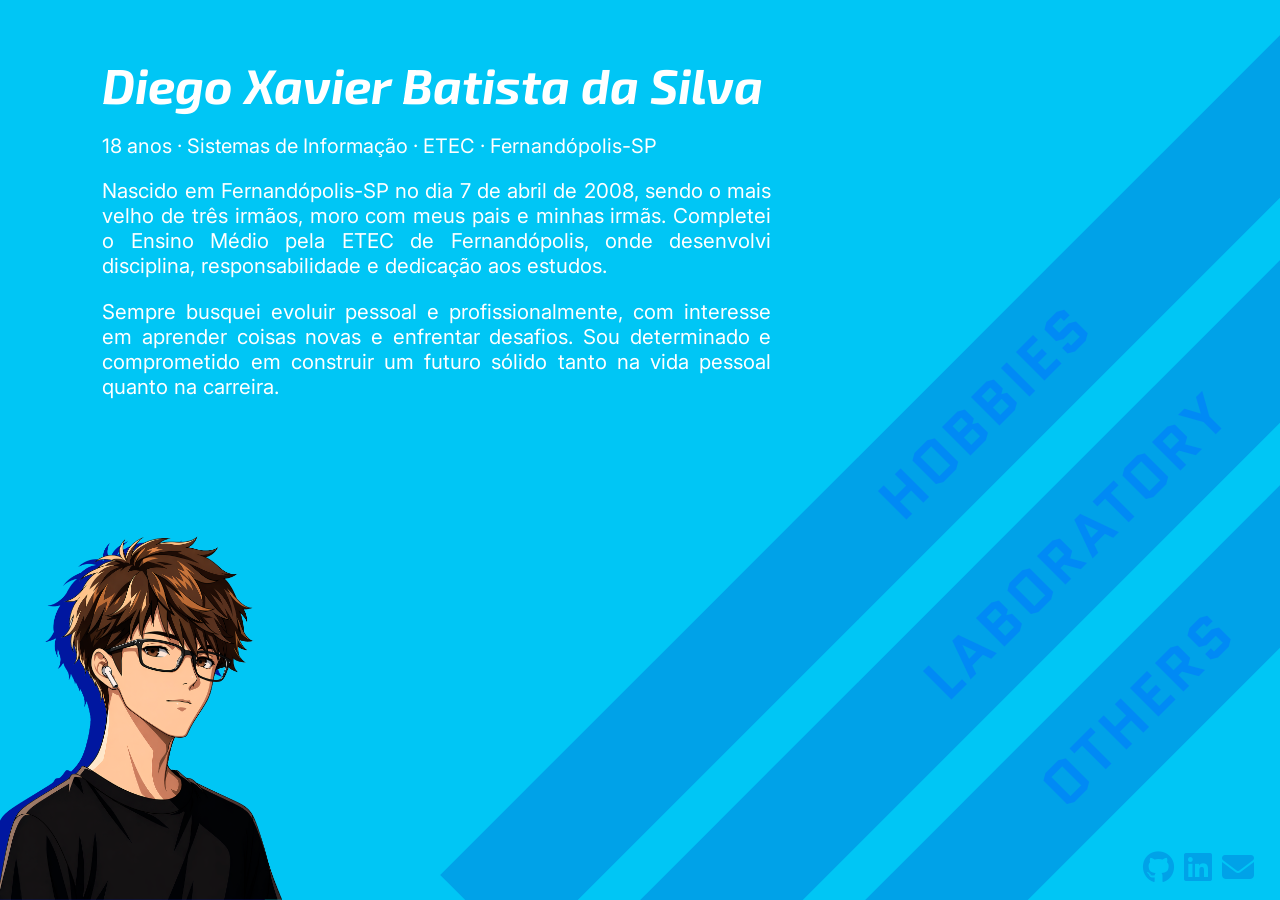
<file: index.html>
<!DOCTYPE html>
<html lang="en">

<head>
    <meta charset="UTF-8">
    <meta name="viewport" content="width=device-width, initial-scale=1.0, maximum-scale=1.0, user-scalable=no">
    <title>Home</title>
    <link rel="stylesheet" href="https://cdnjs.cloudflare.com/ajax/libs/font-awesome/6.5.0/css/all.min.css">
    <link rel="stylesheet" href="style.css">
    <link rel="shortcut icon" href="image/home.png" type="image/x-icon">
</head>

<body class="home-body">
    <div class="home-foto">
        <img src="image/avatar.png" alt="Perfil">
    </div>
    <div class="home-conteudo">
        <h1>Diego Xavier Batista da Silva</h1>
        <p style="font-size: 20px;">
            18 anos · Sistemas de Informação · ETEC · Fernandópolis-SP
        </p>
        <p>Nascido em Fernandópolis-SP no dia 7 de abril de 2008, sendo
            o mais velho de três
            irmãos, moro com meus pais
            e
            minhas irmãs. Completei o Ensino Médio pela ETEC de Fernandópolis, onde desenvolvi disciplina,
            responsabilidade e
            dedicação aos estudos.
        </p>
        <p>Sempre busquei evoluir pessoal e profissionalmente, com
            interesse em aprender
            coisas novas e enfrentar
            desafios.
            Sou determinado e comprometido em construir um futuro sólido tanto na vida pessoal quanto na carreira.
        </p>
    </div>
    <a href="hobbies.html" class="home-button home-b1">
        <span class="home-lis1">HOBBIES</span>
    </a>
    <a href="lab.html" class="home-button home-b2">
        <span class="home-lis2">LABORATORY</span>
    </a>
    <a href="outros.html" class="home-button home-b3">
        <span class="home-lis3">OTHERS</span>
    </a>
    <div class="home-sidebar">
        <a href="https://github.com/SyZS2" target="_blank">
            <i class="fab fa-github"></i>
        </a>
        <a href="https://www.linkedin.com/in/diego-xavier-54a405206/" target="_blank">
            <i class="fab fa-linkedin"></i>
        </a>
        <a href="mailto:xavierdiego932@gmail.com">
            <i class="fas fa-envelope"></i>
        </a>
    </div>
</body>

</html>
</file>
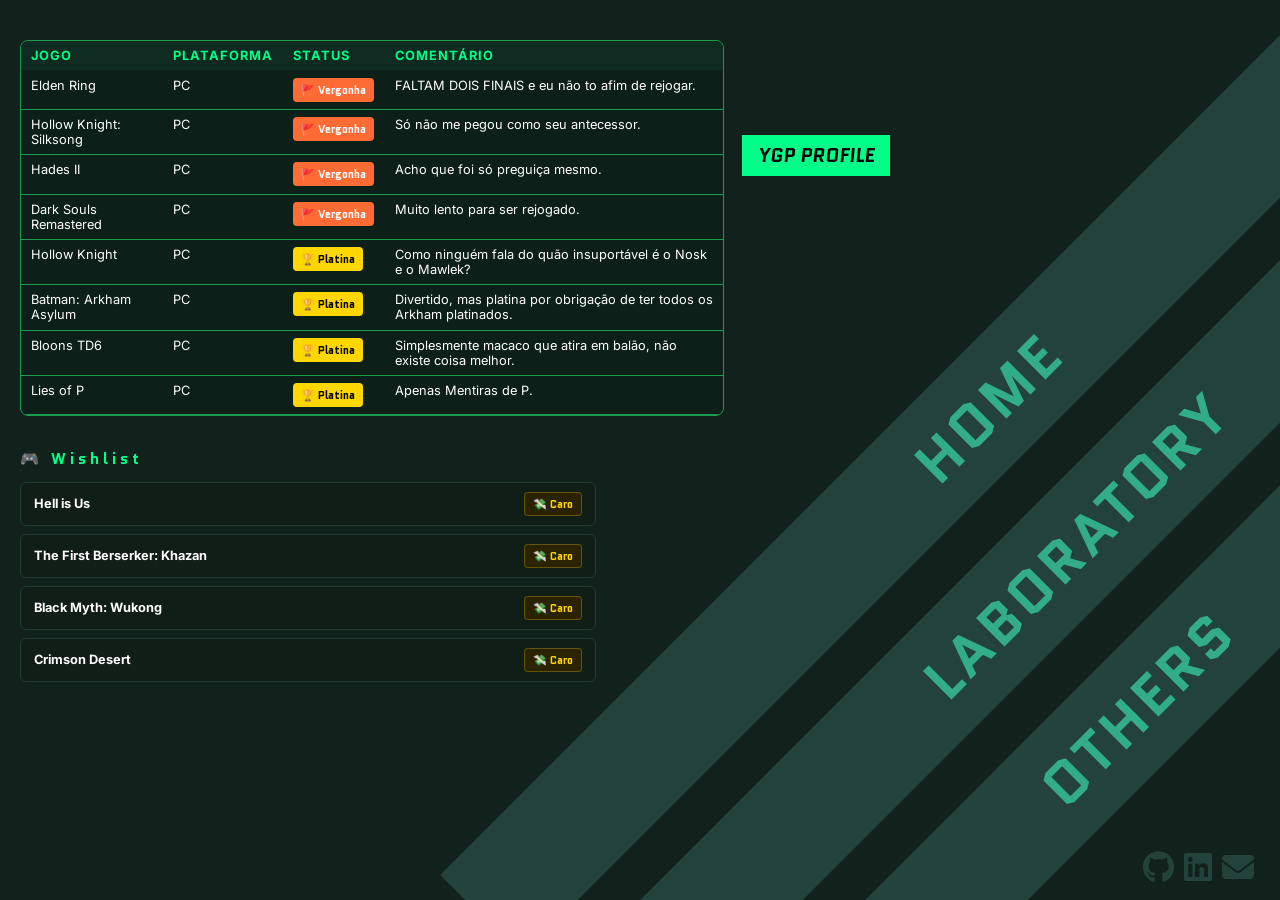
<file: hobbies.html>
<!DOCTYPE html>
<html lang="en">

<head>
    <meta charset="UTF-8">
    <meta name="viewport" content="width=device-width, initial-scale=1.0, maximum-scale=1.0, user-scalable=no">
    <title>Hobbies</title>
    <link rel="stylesheet" href="https://cdnjs.cloudflare.com/ajax/libs/font-awesome/6.5.0/css/all.min.css">
    <link rel="stylesheet" href="style.css">
    <link rel="shortcut icon" href="image/darkhour.png" type="image/x-icon">
</head>

<body class="dh-body">
    <div class="dh-conteudo">
        <div class="dh-container-hobbies">
            <table class="dh-tabela-jogos">
                <thead>
                    <tr>
                        <th>Jogo</th>
                        <th>Plataforma</th>
                        <th>Status</th>
                        <th>Comentário</th>
                    </tr>
                </thead>
                <tbody>
                    <tr class="dh-status-vergonha">
                        <td>Elden Ring</td>
                        <td>PC</td>
                        <td><span class="dh-badge">🚩 Vergonha</span></td>
                        <td>FALTAM DOIS FINAIS e eu não to afim de rejogar.</td>
                    </tr>
                    <tr class="dh-status-vergonha">
                        <td>Hollow Knight: Silksong</td>
                        <td>PC</td>
                        <td><span class="dh-badge">🚩 Vergonha</span></td>
                        <td>Só não me pegou como seu antecessor.</td>
                    </tr>
                    <tr class="dh-status-vergonha">
                        <td>Hades II</td>
                        <td>PC</td>
                        <td><span class="dh-badge">🚩 Vergonha</span></td>
                        <td>Acho que foi só preguiça mesmo.</td>
                    </tr>
                    <tr class="dh-status-vergonha">
                        <td>Dark Souls Remastered</td>
                        <td>PC</td>
                        <td><span class="dh-badge">🚩 Vergonha</span></td>
                        <td>Muito lento para ser rejogado.</td>
                    </tr>
                    <tr class="dh-status-platina">
                        <td>Hollow Knight</td>
                        <td>PC</td>
                        <td><span class="dh-badge">🏆 Platina</span></td>
                        <td>Como ninguém fala do quão insuportável é o Nosk e o Mawlek?</td>
                    </tr>
                    <tr class="dh-status-platina">
                        <td>Batman: Arkham Asylum</td>
                        <td>PC</td>
                        <td><span class="dh-badge">🏆 Platina</span></td>
                        <td>Divertido, mas platina por obrigação de ter todos os Arkham platinados.</td>
                    </tr>
                    <tr class="dh-status-platina">
                        <td>Bloons TD6</td>
                        <td>PC</td>
                        <td><span class="dh-badge">🏆 Platina</span></td>
                        <td>Simplesmente macaco que atira em balão, não existe coisa melhor.</td>
                    </tr>
                    <tr class="dh-status-platina">
                        <td>Lies of P</td>
                        <td>PC</td>
                        <td><span class="dh-badge">🏆 Platina</span></td>
                        <td>Apenas Mentiras de P.</td>
                    </tr>
                </tbody>
            </table>
        </div>
        <div class="dh-wishlist">
            <h2 class="dh-wishlist-titulo">
                <span>🎮</span>
                Wishlist
            </h2>
            <div class="dh-wishlist-grid">
                <div class="dh-wishlist-bloco">
                    <div class="dh-wishlist-card">
                        <div class="dh-wishlist-info"><b>Hell is Us</b></div>
                        <span class="dh-wishlist-tag">💸 Caro</span>
                    </div>
                </div>
                <div class="dh-wishlist-bloco">
                    <div class="dh-wishlist-card">
                        <div class="dh-wishlist-info"><b>The First Berserker: Khazan</b></div>
                        <span class="dh-wishlist-tag">💸 Caro</span>
                    </div>
                </div>
                <div class="dh-wishlist-bloco">
                    <div class="dh-wishlist-card">
                        <div class="dh-wishlist-info"><b>Black Myth: Wukong</b></div>
                        <span class="dh-wishlist-tag">💸 Caro</span>
                    </div>
                </div>
                <div class="dh-wishlist-bloco">
                    <div class="dh-wishlist-card">
                        <div class="dh-wishlist-info"><b>Crimson Desert</b></div>
                        <span class="dh-wishlist-tag">💸 Caro</span>
                    </div>
                </div>
            </div>
        </div>
        <a href="https://yourgamerprofile.com/Signum" target="_blank" class="dh-YGP-link">
            YGP PROFILE
        </a>
    </div>
    <a href="index.html" class="dh-button dh-b1 dh-button-especial">
        <span class="dh-lis1">HOME</span>
    </a>
    <a href="lab.html" class="dh-button dh-b2">
        <span class="dh-lis2">LABORATORY</span>
    </a>
    <a href="outros.html" class="dh-button dh-b3">
        <span class="dh-lis3">OTHERS</span>
    </a>
    <div class="dh-sidebar">
        <a href="https://github.com/SyZS2" target="_blank"><i class="fab fa-github"></i></a>
        <a href="https://www.linkedin.com/in/diego-xavier-54a405206/" target="_blank"><i class="fab fa-linkedin"></i></a>
        <a href="mailto:xavierdiego932@gmail.com" target="_blank"><i class="fas fa-envelope"></i></a>
    </div>
</body>

</html>
</file>
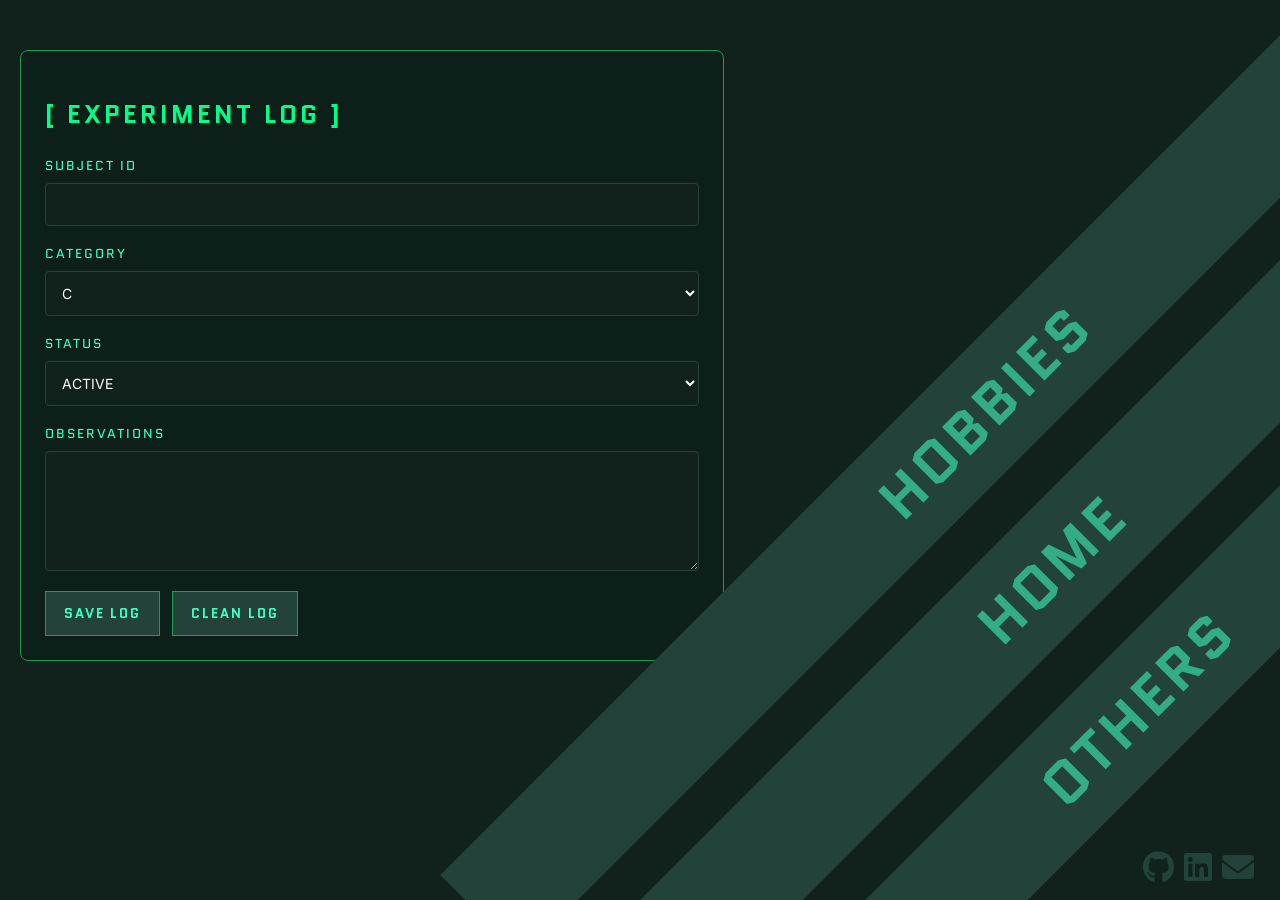
<file: lab.html>
<!DOCTYPE html>
<html lang="en">

<head>
    <meta charset="UTF-8">
    <meta name="viewport" content="width=device-width, initial-scale=1.0, maximum-scale=1.0, user-scalable=no">
    <title>Conhecimento</title>
    <link rel="stylesheet" href="https://cdnjs.cloudflare.com/ajax/libs/font-awesome/6.5.0/css/all.min.css">
    <link rel="stylesheet" href="style.css">
    <link rel="shortcut icon" href="image/darkhour.png" type="image/x-icon">
</head>
<body class="dh-body">
    <div class="dh-conteudo">
        <form class="dh-experiment-log">

    <h2 class="dh-log-title">[ EXPERIMENT LOG ]</h2>
    <div class="dh-log-group">
        <label>SUBJECT ID</label>
        <input type="text" required>
    </div>
    <div class="dh-log-group">
        <label>CATEGORY</label>

        <select>
            <option>C</option>
            <option>JAVA</option>
            <option>HTML</option>
            <option>DESIGN</option>
            <option>CONCEPT</option>
        </select>
    </div>
    <div class="dh-log-group">
        <label>STATUS</label>
        <select>
            <option>ACTIVE</option>
            <option>ARCHIVED</option>
            <option>FAILED</option>
            <option>COMPLETE</option>
        </select>
    </div>
    <div class="dh-log-group">
        <label>OBSERVATIONS</label>
        <textarea required></textarea>
    </div>
    <div class="dh-log-buttons">
        <button type="submit">SAVE LOG</button>
        <button type="reset">CLEAN LOG</button>
    </div>
</form>
</div>
    </div>
    <a href="hobbies.html" class="dh-button dh-b1">
        <span class="dh-lis1c">HOBBIES</span>
    </a>
    <a href="index.html" class="dh-button dh-b2 dh-button-especial">
        <span class="dh-lis2c">HOME</span>
    </a>
    <a href="outros.html" class="dh-button dh-b3">
        <span class="dh-lis3">OTHERS</span>
    </a>
    <div class="dh-sidebar">
        <a href="https://github.com/SyZS2" target="_blank"><i class="fab fa-github"></i></a>
        <a href="https://www.linkedin.com/in/diego-xavier-54a405206/" target="_blank"><i class="fab fa-linkedin"></i></a>
        <a href="mailto:xavierdiego932@gmail.com" target="_blank"><i class="fas fa-envelope"></i></a>
    </div>
</body>

</html>
</file>
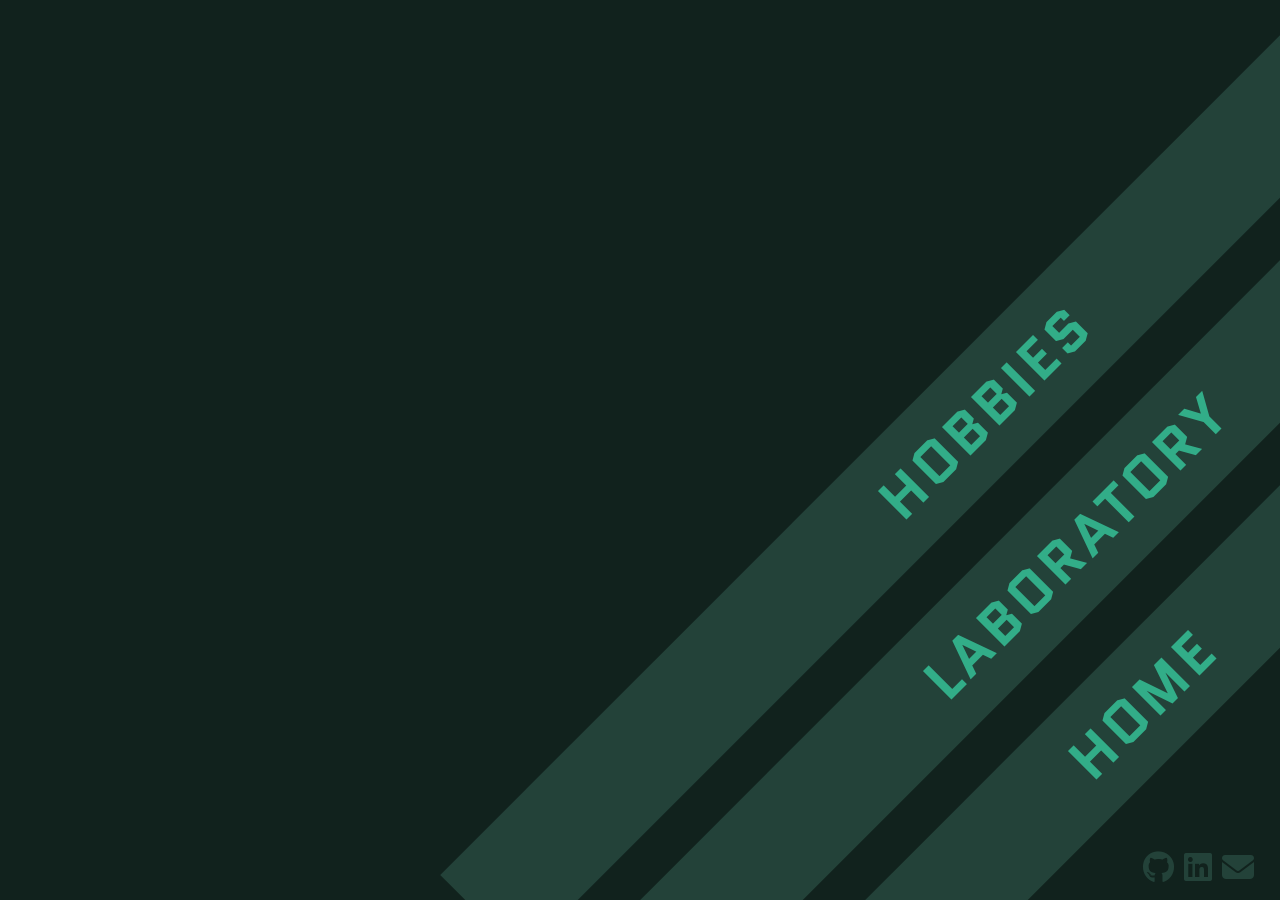
<file: outros.html>
<!DOCTYPE html>
<html lang="en">

<head>
    <meta charset="UTF-8">
    <meta name="viewport" content="width=device-width, initial-scale=1.0, maximum-scale=1.0, user-scalable=no">
    <title>Outros</title>
    <link rel="stylesheet" href="https://cdnjs.cloudflare.com/ajax/libs/font-awesome/6.5.0/css/all.min.css">
    <link rel="stylesheet" href="style.css">
    <link rel="shortcut icon" href="image/darkhour.png" type="image/x-icon">
</head>

<body class="dh-body">
    <div class="dh-conteudo"></div>
    <a href="hobbies.html" class="dh-button dh-b1">
        <span class="dh-lis1o">HOBBIES</span>
    </a>
    <a href="lab.html" class="dh-button dh-b2">
        <span class="dh-lis2">LABORATORY</span>
    </a>
    <a href="index.html" class="dh-button dh-b3 dh-button-especial">
        <span class="dh-lis3o">HOME</span>
    </a>
    <div class="dh-sidebar">
        <a href="https://github.com/SyZS2" target="_blank"><i class="fab fa-github"></i></a>
        <a href="https://www.linkedin.com/in/diego-xavier-54a405206/" target="_blank"><i class="fab fa-linkedin"></i></a>
        <a href="mailto:xavierdiego932@gmail.com" target="_blank"><i class="fas fa-envelope"></i></a>
    </div>
</body>
</html>
</file>
<file: style.css>
@import url("https://fonts.googleapis.com/css2?family=Exo+2:ital,wght@0,100..900;1,100..900&family=Inter:ital,opsz,wght@0,14..32,100..900;1,14..32,100..900&family=Quantico:ital,wght@0,400;0,700;1,400;1,700&display=swap");

*,
*::before,
*::after {
  box-sizing: border-box;
}

/* ============================================================
   HOME — DAY TIME THEME
   ============================================================ */

.home-body {
  background: #00c6f5;
  overflow: hidden;
  height: 100vh;
  margin: 0;
}

.home-body::before {
  content: "";
  position: fixed;
  top: 0;
  left: 0;
  width: 100%;
  height: 120%;
  z-index: -1;
  background-image: url('https://static.wikia.nocookie.net/megamitensei/images/f/fd/Jack_Frost_%28Trading_Card_Art%29.png/revision/latest?cb=20240509024616');
  background-repeat: no-repeat;
  background-position: right;
  background-size: contain;
  filter: brightness(0) saturate(100%) invert(49%) sepia(95%) saturate(2902%) hue-rotate(160deg) brightness(90%) contrast(190%);
}

.home-body h1 {
  font-style: italic;
  font-family: "Exo 2", sans-serif;
}

.home-body span {
  font-family: "Quantico", sans-serif;
}

.home-body p {
  font-family: "Inter", sans-serif;
  margin-right: 5%;
  text-align: justify;
  font-size: clamp(13px, 1.6vw, 26px);
}

.home-conteudo {
  position: absolute;
  left: 8%;
  top: 5%;
  color: white;
  max-width: 55%;
}

.home-conteudo h1 {
  font-size: clamp(22px, 3.8vw, 52px);
  margin: 10px 0;
}

.home-button {
  position: fixed;
  width: 120vw;
  height: clamp(48px, 9vw, 150px);
  left: 20vw;
  transform: rotate(-45deg);
  display: flex;
  align-items: center;
  padding-left: clamp(20px, 4vw, 60px);
  letter-spacing: clamp(1px, 0.3vw, 4px);
  color: #0077ff91;
  text-decoration: none;
  font-size: clamp(14px, 4.5vw, 70px);
  font-weight: 700;
  transition: 0.3s;
  overflow: visible;
  z-index: 5;
}

.home-b1,
.home-b2,
.home-b3 {
  background: #00a2e8;
}

.home-b1 {
  top: 35vh;
}

.home-b2 {
  top: 60vh;
}

.home-b3 {
  top: 85vh;
}

.home-button:hover {
  transform: rotate(-45deg) scale(1.1);
  filter: brightness(1.1);
  color: #3dffc591;
}

.home-lis1 {
  margin-left: 41vw;
}

.home-lis2 {
  margin-left: 46vw;
}

.home-lis3 {
  margin-left: 59vw;
}

.home-foto {
  position: absolute;
  left: 0%;
  bottom: 0px;

}

.home-foto img {
  width: clamp(120px, 22vw, 450px);
  height: auto;
  display: block;
}

.home-sidebar {
  position: fixed;
  bottom: clamp(6px, 1.5vh, 20px);
  right: clamp(10px, 2vw, 30px);
  display: flex;
  gap: clamp(6px, 0.8vw, 12px);
  z-index: 10;
}

.home-sidebar a {
  color: #00a2e8;
  font-size: clamp(18px, 2.5vw, 38px);
  text-decoration: none;
  transition: 0.3s;
}

.home-sidebar a:hover {
  color: #ffffff;
  transform: translateY(-6px);
}

/* ============================================================
   HOME — DARK HOUR THEME
   ============================================================ */

.dh-body {
  background-color: #11221d;
  margin: 0;
  overflow-x: hidden;
  min-height: 100vh;
}

.dh-body::before {
  content: "";
  position: fixed;
  top: -5%;
  left: 0;
  width: 105%;
  height: 120%;
  z-index: -1;
  background-image: url('https://static.wikia.nocookie.net/megamitensei/images/f/f4/4%29Thanatos.png/revision/latest?cb=20231221105311');
  background-repeat: no-repeat;
  background-position: right;
  background-size: contain;
  filter: brightness(0) saturate(100%) invert(32%) sepia(5%) saturate(1565%) hue-rotate(112deg) brightness(99%) contrast(170%);
}

.dh-body h1 {
  font-style: italic;
  font-family: "Exo 2", sans-serif;
}

.dh-body span {
  font-family: "Quantico", sans-serif;
}

.dh-body p {
  font-family: "Inter", sans-serif;
  margin-right: 50%;
  text-align: justify;
  font-size: clamp(12px, 1.3vw, 20px);
}

.dh-conteudo {
  padding: 20px 20px 20px 20px;
  color: white;
  max-width: 65%;
}

.dh-conteudo h1 {
  font-size: clamp(18px, 3vw, 42px);
  margin: 10px 0;
}

.dh-button {
  position: fixed;
  width: 120vw;
  height: clamp(48px, 9vw, 150px);
  left: 20vw;
  transform: rotate(-45deg);
  display: flex;
  align-items: center;
  padding-left: clamp(20px, 4vw, 60px);
  letter-spacing: clamp(1px, 0.3vw, 4px);
  color: #3dffc591;
  text-decoration: none;
  font-size: clamp(14px, 4.5vw, 70px);
  font-weight: 700;
  transition: 0.3s;
  overflow: visible;
  z-index: 5;
}

.dh-b1,
.dh-b2,
.dh-b3 {
  background: #234239;
}

.dh-b1 {
  top: 35vh;
}

.dh-b2 {
  top: 60vh;
}

.dh-b3 {
  top: 85vh;
}

.dh-button:hover {
  transform: rotate(-45deg) scale(1.1);
  filter: brightness(1.1);
}

.dh-button-especial:hover {
  color: #0077ff91;
}

.dh-lis1 {
  margin-left: 45vw;
}

.dh-lis1c {
  margin-left: 41vw;
}

.dh-lis1o {
  margin-left: 41vw;
}

.dh-lis2 {
  margin-left: 46vw;
}

.dh-lis2c {
  margin-left: 52vw;
}

.dh-lis3 {
  margin-left: 59vw;
}

.dh-lis3o {
  margin-left: 62vw;
}

.dh-sidebar {
  position: fixed;
  bottom: clamp(6px, 1.5vh, 20px);
  right: clamp(10px, 2vw, 30px);
  display: flex;
  gap: clamp(6px, 0.8vw, 12px);
  z-index: 10;
}

.dh-sidebar a {
  color: #234239;
  font-size: clamp(18px, 2.5vw, 38px);
  text-decoration: none;
  transition: 0.3s;
}

.dh-sidebar a:hover {
  color: #ffffff;
  transform: translateY(-6px);
}

.dh-container-hobbies {
  width: clamp(280px, 55vw, 1000px);
  max-width: 100%;
  margin: 20px 0;
  background: #0d1f19;
  border-radius: 8px;
  border: 1px solid #1b9c51;
  overflow-x: auto;
  -webkit-overflow-scrolling: touch;
}

.dh-tabela-jogos {
  width: 100%;
  min-width: 500px;
  border-collapse: collapse;
  color: #ffffff;
  font-family: "Inter", sans-serif;
  font-size: clamp(11px, 1vw, 14px);
}

.dh-tabela-jogos th {
  background-color: #0d2b20;
  color: #00ff88;
  text-align: left;
  padding: clamp(6px, 0.8vh, 12px) clamp(8px, 0.8vw, 14px);
  text-transform: uppercase;
  letter-spacing: 1px;
  white-space: nowrap;
  position: sticky;
  top: 0;
}

.dh-tabela-jogos td {
  padding: clamp(6px, 0.8vh, 12px) clamp(8px, 0.8vw, 14px);
  border-bottom: 1px solid #1b9c51;
  vertical-align: top;
}

.dh-tabela-jogos tr:hover {
  background-color: #1d4638;
}

.dh-badge {
  padding: 4px 8px;
  border-radius: 4px;
  font-size: clamp(10px, 0.85vw, 12px);
  font-weight: 700;
  white-space: nowrap;
  display: inline-block;
}

.dh-status-platina .dh-badge {
  background-color: #ffd700;
  color: #000000;
}

.dh-status-vergonha .dh-badge {
  background-color: #ff6b35;
  color: #ffffff;
}

.dh-YGP-link {
  position: fixed;
  background: #00ff88;
  color: #000000;
  text-decoration: none;
  font-family: "Quantico", sans-serif;
  font-weight: 900;
  font-style: italic;
  padding: clamp(6px, 0.8vh, 10px) clamp(10px, 1.2vw, 20px);
  transition: 0.2s;
  font-size: clamp(14px, 1.5vw, 24px);
  top: 15%;
  left: 58%;
  z-index: 6;
  white-space: nowrap;
}

.dh-YGP-link:hover {
  background: #fff;
}

.dh-wishlist {
  width: clamp(240px, 45vw, 800px);
  max-width: 100%;
  margin: 24px 0;
}

.dh-wishlist-titulo {
  font-family: "Quantico", sans-serif;
  color: #00ff88;
  font-size: clamp(12px, 1.2vw, 18px);
  letter-spacing: 4px;
  margin: clamp(20px, 3.5vh, 52px) 0 12px 0;
  display: flex;
  align-items: center;
  gap: 8px;
}

.dh-wishlist-grid {
  display: flex;
  flex-direction: column;
  gap: 8px;
}

.dh-wishlist-bloco {
  background: #111e18;
  border: 1px solid #1e3d30;
  border-radius: 6px;
  padding: clamp(8px, 1vh, 14px) clamp(10px, 1vw, 18px);
  transition: 0.2s;
  cursor: default;
}

.dh-wishlist-bloco:hover {
  background: #1d4638;
  border-color: #00ff8855;
  transform: translateX(4px);
}

.dh-wishlist-card {
  display: flex;
  align-items: center;
  gap: 16px;
}

.dh-wishlist-info {
  display: flex;
  flex-direction: column;
  gap: 2px;
  flex: 1;
  min-width: 0;
}

.dh-wishlist-info b {
  color: #ffffff;
  font-family: "Inter", sans-serif;
  font-size: clamp(12px, 1vw, 14px);
}

.dh-wishlist-tag {
  font-family: "Quantico", sans-serif;
  font-size: clamp(10px, 0.85vw, 12px);
  font-weight: 700;
  padding: 3px 8px;
  border-radius: 4px;
  background: #2a2200;
  color: #ffd700;
  border: 1px solid #ffd70044;
  white-space: nowrap;
}

@media (min-width: 701px) and (max-width: 1024px) {

  .home-conteudo {
    max-width: 50%;
    left: 5%;
  }

  .home-body p {
    margin-right: 40%;
    font-size: clamp(13px, 1.8vw, 22px);
  }

  .dh-conteudo {
    max-width: 55%;
  }

  .dh-body p {
    margin-right: 45%;
    font-size: clamp(12px, 1.5vw, 18px);
  }

  .dh-YGP-link {
    left: 55%;
    top: 12%;
    font-size: clamp(14px, 1.8vw, 22px);
  }

  .home-button {
    font-size: clamp(12px, 3.5vw, 50px);
    height: clamp(40px, 7vw, 100px);
  }

  .dh-button {
    font-size: clamp(12px, 3.5vw, 50px);
    height: clamp(40px, 7vw, 100px);
  }
}

.dh-experiment-log {
  width: clamp(280px, 55vw, 900px);
  max-width: 100%;
  background: #0d1f19;
  border: 1px solid #1b9c51;
  border-radius: 8px;
  padding: 24px;
  margin-top: 30px;
  font-family: "Inter", sans-serif;
}

.dh-log-title {
  color: #00ff88;
  font-family: "Quantico", sans-serif;
  font-size: clamp(18px, 2vw, 28px);
  letter-spacing: 3px;
  margin-bottom: 24px;
}

.dh-log-group {
  display: flex;
  flex-direction: column;
  margin-bottom: 18px;
}

.dh-log-group label {
  color: #3dffc5;
  font-size: 13px;
  letter-spacing: 2px;
  margin-bottom: 8px;
  font-family: "Quantico", sans-serif;
}

.dh-log-group input,
.dh-log-group select,
.dh-log-group textarea {
  width: 100%;
  background: #11221d;
  border: 1px solid #234239;
  color: white;
  padding: 12px;
  border-radius: 4px;
  font-size: 14px;
  font-family: "Inter", sans-serif;
  outline: none;
  transition: 0.2s;
}

.dh-log-group textarea {
  resize: vertical;
  min-height: 120px;
}

.dh-log-group input:focus,
.dh-log-group select:focus,
.dh-log-group textarea:focus {
  border-color: #00ff88;
  box-shadow: 0 0 10px #00ff8844;
}

.dh-log-buttons {
  display: flex;
  gap: 12px;
  margin-top: 20px;
  flex-wrap: wrap;
}

.dh-log-buttons button {
  background: #234239;
  border: 1px solid #1b9c51;
  color: #3dffc5;
  padding: 12px 18px;
  cursor: pointer;
  font-family: "Quantico", sans-serif;
  font-weight: 700;
  letter-spacing: 2px;
  transition: 0.2s;
}

.dh-log-buttons button:hover {
  background: #1d4638;
  transform: translateY(-2px);
}

.dh-log-message {
  color: #00ff88;
  margin-top: 18px;
  font-family: "Quantico", sans-serif;
  letter-spacing: 2px;
}

@media (max-width: 700px) {

  /* --- HOME --- */
  .home-body {
    overflow-y: auto;
    height: auto;
    min-height: 100vh;
    padding-bottom: 100px;
  }

  .home-body::before {
    background-position: right bottom;
    background-size: 60%;
    opacity: 0.25;
  }

  .home-conteudo {
    position: relative;
    left: auto;
    top: auto;
    padding: 20px 16px 20px;
    max-width: 100%;
  }

  .home-conteudo h1 {
    font-size: clamp(22px, 7vw, 32px);
  }

  .home-body p {
    font-size: clamp(14px, 4vw, 18px);
    margin-right: 0;
    line-height: 1.5;
  }

  .home-foto {
    position: relative;
    bottom: auto;
    right: auto;
    pointer-events: auto;
    display: flex;
    justify-content: center;
    padding: 16px 12px 0;
    margin-bottom: 8px;
  }

  .home-foto img {
    width: clamp(120px, 45vw, 200px);
  }

  .home-button {
    position: fixed;
    width: 33.333vw;
    height: 52px;
    left: 0 !important;
    top: auto !important;
    bottom: 48px;
    transform: none;
    padding: 0;
    font-size: clamp(13px, 4vw, 18px);
    letter-spacing: 1px;
    justify-content: center;
    align-items: center;
    z-index: 20;
  }

  .home-b2 {
    left: 33.333vw !important;
  }

  .home-b3 {
    left: 66.666vw !important;
  }

  .home-button:hover {
    transform: none;
    filter: brightness(1.2);
  }

  .home-lis1,
  .home-lis2,
  .home-lis3 {
    margin-left: 0;
  }

  .home-sidebar {
    position: fixed;
    bottom: 0;
    right: 0;
    left: 0;
    top: auto;
    justify-content: center;
    align-items: center;
    height: 48px;
    background: rgba(0, 100, 200, 0.25);
    backdrop-filter: blur(4px);
    -webkit-backdrop-filter: blur(4px);
    gap: clamp(24px, 10vw, 56px);
    z-index: 20;
  }

  .home-sidebar a {
    font-size: clamp(20px, 6vw, 28px);
  }

  .dh-body {
    overflow-y: auto;
    min-height: 100vh;
    padding-bottom: 100px;
  }

  .dh-body::before {
    background-position: right bottom;
    background-size: 60%;
    opacity: 0.2;
  }

  .dh-conteudo {
    padding: 16px 12px 20px;
    max-width: 100%;
  }

  .dh-body p {
    font-size: clamp(13px, 4vw, 17px);
    margin-right: 0;
    line-height: 1.5;
  }

  .dh-button {
    position: fixed;
    width: 33.333vw;
    height: 52px;
    left: 0 !important;
    top: auto !important;
    bottom: 48px;
    transform: none;
    padding: 0;
    font-size: clamp(13px, 4vw, 18px);
    letter-spacing: 1px;
    justify-content: center;
    align-items: center;
    z-index: 20;
  }

  .dh-b2 {
    left: 33.333vw !important;
  }

  .dh-b3 {
    left: 66.666vw !important;
  }

  .dh-button:hover {
    transform: none;
    filter: brightness(1.2);
  }

  .dh-lis1,
  .dh-lis1c,
  .dh-lis1o,
  .dh-lis2,
  .dh-lis2c,
  .dh-lis3,
  .dh-lis3o {
    margin-left: 0;
  }

  .dh-sidebar {
    position: fixed;
    bottom: 0;
    right: 0;
    left: 0;
    top: auto;
    justify-content: center;
    align-items: center;
    height: 48px;
    background: rgba(35, 66, 57, 0.85);
    backdrop-filter: blur(4px);
    -webkit-backdrop-filter: blur(4px);
    gap: clamp(24px, 10vw, 56px);
    z-index: 20;
  }

  .dh-sidebar a {
    color: #3dffc5;
    font-size: clamp(20px, 6vw, 28px);
  }

  .dh-container-hobbies {
    width: 100%;
    margin: 12px 0;
    border-radius: 6px;
  }

  .dh-tabela-jogos {
    min-width: 480px;
    font-size: 13px;
  }

  .dh-tabela-jogos th,
  .dh-tabela-jogos td {
    padding: 8px 10px;
  }

  .dh-wishlist {
    width: 100%;
    margin: 16px 0;
  }

  .dh-YGP-link {
    position: relative;
    top: auto;
    left: auto;
    display: inline-block;
    margin: 16px 0 8px;
    font-size: clamp(14px, 4.5vw, 20px);
    padding: 8px 16px;
  }
}

html,
body {
  width: 100%;
  overflow-x: hidden;
}

@media (max-width: 900px) {

  .home-body {
    overflow-y: auto;
    height: auto;
    min-height: 100vh;
    padding-bottom: 140px;
  }

  .home-body::before {
    background-size: 70%;
    background-position: center bottom;
    opacity: 0.15;
  }

  .home-conteudo {
    position: relative;
    left: auto;
    top: auto;
    max-width: 100%;
    padding: 20px;
    z-index: 2;
  }

  .home-conteudo h1 {
    font-size: clamp(28px, 7vw, 42px);
  }

  .home-body p {
    margin-right: 0;
    font-size: clamp(15px, 4vw, 19px);
    line-height: 1.6;
  }

  .home-foto {
    position: relative;
    display: flex;
    justify-content: center;
    margin-top: 20px;
    margin-bottom: 10px;
  }

  .home-foto img {
    width: clamp(160px, 45vw, 260px);
  }

  .home-button,
  .dh-button {

    position: relative;
    width: 100%;
    height: 72px;

    left: auto !important;
    top: auto !important;
    bottom: auto !important;

    transform: none !important;

    margin-bottom: 12px;

    justify-content: center;
    padding: 0;

    font-size: clamp(18px, 5vw, 28px);

    border-radius: 10px;
  }

  .home-button:hover,
  .dh-button:hover {
    transform: none !important;
  }

  .home-lis1,
  .home-lis2,
  .home-lis3,
  .dh-lis1,
  .dh-lis1c,
  .dh-lis1o,
  .dh-lis2,
  .dh-lis2c,
  .dh-lis3,
  .dh-lis3o {
    margin-left: 0;
  }

  .dh-body {
    overflow-y: auto;
    padding-bottom: 120px;
  }

  .dh-body::before {
    background-size: 70%;
    background-position: center bottom;
    opacity: 0.12;
  }

  .dh-conteudo {
    max-width: 100%;
    padding: 20px;
  }

  .dh-body p {
    margin-right: 0;
    font-size: clamp(14px, 4vw, 18px);
    line-height: 1.6;
  }

  .dh-container-hobbies {
    width: 100%;
    overflow-x: auto;
  }

  .dh-tabela-jogos {
    min-width: 650px;
  }

  .dh-wishlist {
    width: 100%;
  }

  .dh-wishlist-card {
    flex-wrap: wrap;
  }

  .dh-YGP-link {
    position: relative;
    top: auto;
    left: auto;
    display: inline-block;
    margin-top: 20px;
  }

  .dh-experiment-log {
    width: 100%;
    padding: 18px;
  }

  .dh-log-buttons {
    flex-direction: column;
  }

  .dh-log-buttons button {
    width: 100%;
  }

  .home-sidebar {
  position: fixed;
  bottom: 0;
  left: 0;
  width: 100%;
  height: 48px;

  display: flex;
  justify-content: center;
  align-items: center;
  gap: 32px;

  background: rgba(0, 100, 200, 0.25);
  backdrop-filter: blur(4px);

  z-index: 20;

  padding: 0;
  margin: 0;
}
  .dh-sidebar {

    position: fixed;

    left: 0;
    bottom: 0;

    width: 100%;
    height: 58px;

    display: flex;
    justify-content: center;
    align-items: center;
    gap: 42px;

    padding: 0;

    background: rgba(20, 45, 38, 0.92);
    backdrop-filter: blur(6px);

    z-index: 999;
  }
}
</file>
